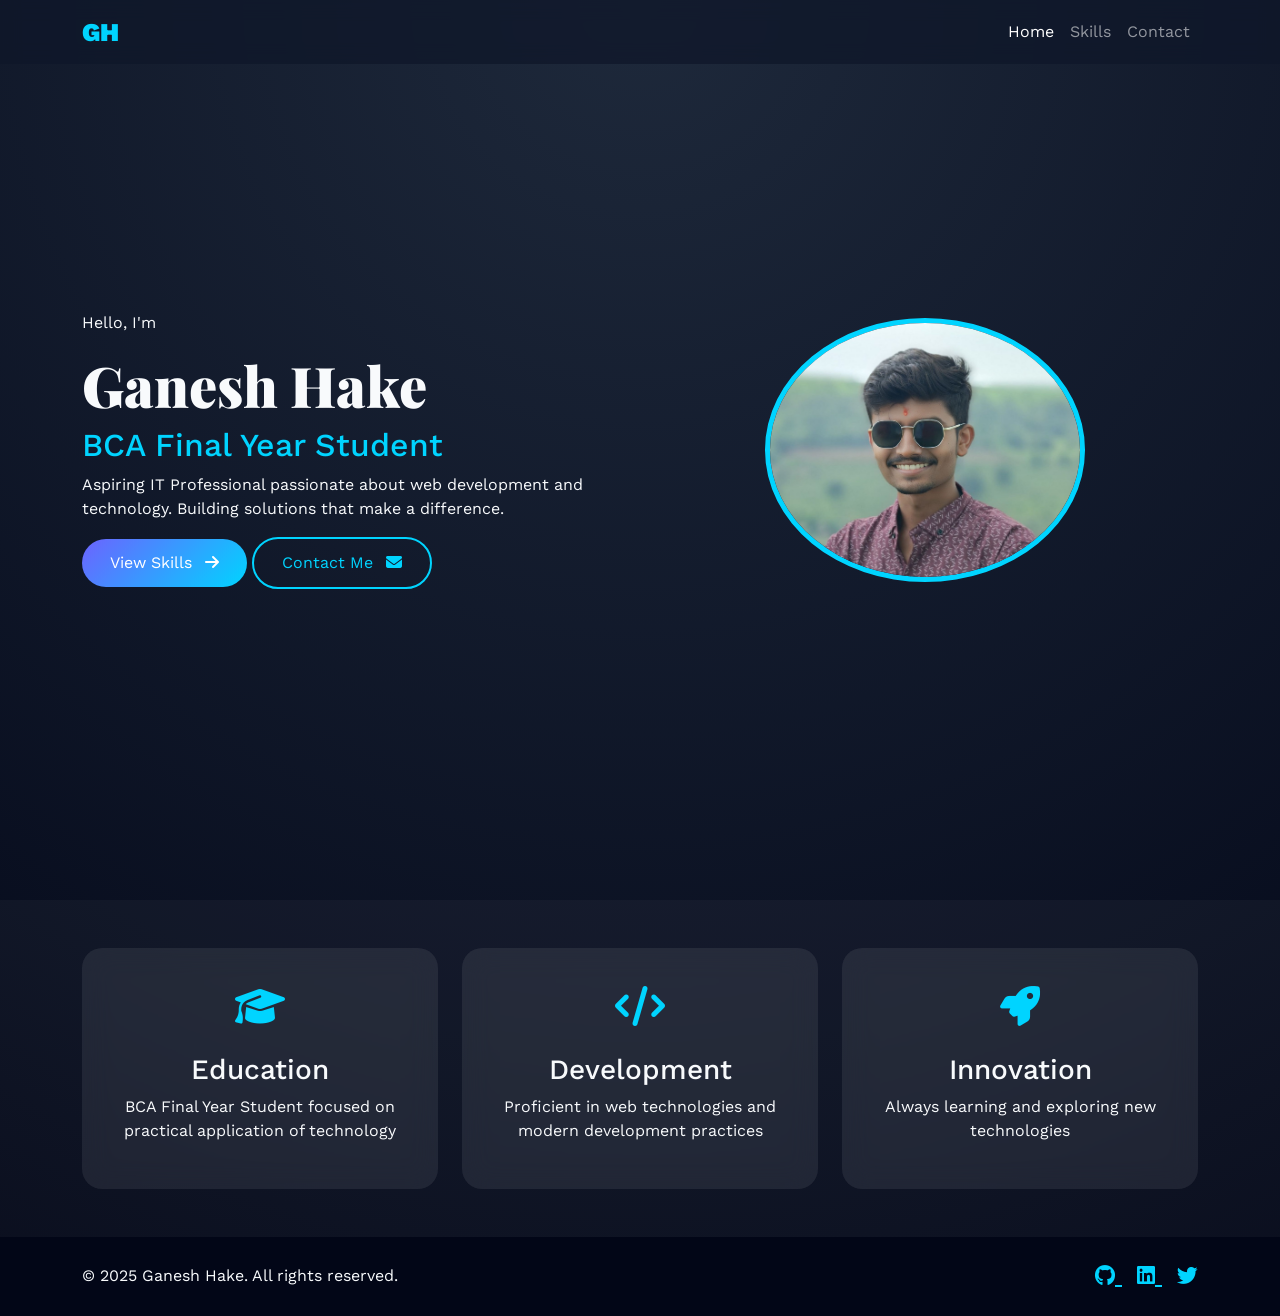
<file: index.html>
<!DOCTYPE html>
<html lang="en">
<head>
    <meta charset="UTF-8">
    <meta name="viewport" content="width=device-width, initial-scale=1.0">
    <title>Ganesh Hake - Portfolio</title>
    
    <!-- Bootstrap 5 CSS -->
    <link href="https://cdn.jsdelivr.net/npm/bootstrap@5.3.0/dist/css/bootstrap.min.css" rel="stylesheet">
    
    <!-- Font Awesome for Icons -->
    <link rel="stylesheet" href="https://cdnjs.cloudflare.com/ajax/libs/font-awesome/6.4.0/css/all.min.css">
    
    <!-- Google Fonts -->
    <link href="https://fonts.googleapis.com/css2?family=Playfair+Display:wght@700;900&family=Work+Sans:wght@300;400;500;600&display=swap" rel="stylesheet">
    
    <!-- Custom CSS -->
    <link rel="stylesheet" href="css/style.css">
</head>
<body>
    <!-- Navigation Bar -->
    <nav class="navbar navbar-expand-lg navbar-dark fixed-top">
        <div class="container">
            <a class="navbar-brand" href="index.html">
                <span class="brand-text">GH</span>
            </a>
            <button class="navbar-toggler" type="button" data-bs-toggle="collapse" data-bs-target="#navbarNav">
                <span class="navbar-toggler-icon"></span>
            </button>
            <div class="collapse navbar-collapse" id="navbarNav">
                <ul class="navbar-nav ms-auto">
                    <li class="nav-item">
                        <a class="nav-link active" href="index.html">Home</a>
                    </li>
                    <li class="nav-item">
                        <a class="nav-link" href="about.html">Skills</a>
                    </li>
                    <li class="nav-item">
                        <a class="nav-link" href="contact.html">Contact</a>
                    </li>
                </ul>
            </div>
        </div>
    </nav>

    <!-- Hero Section -->
    <section class="hero-section" id="home">
        <div class="hero-background"></div>
        <div class="container">
            <div class="row align-items-center min-vh-100">
                <div class="col-lg-6 hero-content">
                    <div class="hero-text">
                        <p class="hero-greeting fade-in-up">Hello, I'm</p>
                        <h1 class="hero-name fade-in-up delay-1">Ganesh Hake</h1>
                        <h2 class="hero-title fade-in-up delay-2">BCA Final Year Student</h2>
                        <p class="hero-description fade-in-up delay-3">
                            Aspiring IT Professional passionate about web development and technology. 
                            Building solutions that make a difference.
                        </p>
                        <div class="hero-buttons fade-in-up delay-4">
                            <a href="about.html" class="btn btn-primary btn-custom">
                                View Skills
                                <i class="fas fa-arrow-right ms-2"></i>
                            </a>
                            <a href="contact.html" class="btn btn-outline btn-custom-outline">
                                Contact Me
                                <i class="fas fa-envelope ms-2"></i>
                            </a>
                        </div>
                    </div>
                </div>
                <div class="col-lg-6 hero-image-container">
                    <div class="profile-image-wrapper fade-in-up delay-2">
                        <!-- Placeholder profile image -->
                        <div class="profile-image">
                            <img src="assets/images/me.jpg" alt="Ganesh Hake Profile">
                        </div>
                        <div class="profile-decoration decoration-1"></div>
                        <div class="profile-decoration decoration-2"></div>
                        <div class="profile-decoration decoration-3"></div>
                    </div>
                </div>
            </div>
        </div>
        
        <!-- Scroll indicator -->
        <div class="scroll-indicator">
            <div class="scroll-arrow"></div>
        </div>
    </section>

    <!-- Quick Highlights Section -->
    <section class="highlights-section py-5">
        <div class="container">
            <div class="row g-4">
                <div class="col-md-4">
                    <div class="highlight-card" data-animate="fadeInUp">
                        <div class="highlight-icon">
                            <i class="fas fa-graduation-cap"></i>
                        </div>
                        <h3>Education</h3>
                        <p>BCA Final Year Student focused on practical application of technology</p>
                    </div>
                </div>
                <div class="col-md-4">
                    <div class="highlight-card" data-animate="fadeInUp" data-delay="100">
                        <div class="highlight-icon">
                            <i class="fas fa-code"></i>
                        </div>
                        <h3>Development</h3>
                        <p>Proficient in web technologies and modern development practices</p>
                    </div>
                </div>
                <div class="col-md-4">
                    <div class="highlight-card" data-animate="fadeInUp" data-delay="200">
                        <div class="highlight-icon">
                            <i class="fas fa-rocket"></i>
                        </div>
                        <h3>Innovation</h3>
                        <p>Always learning and exploring new technologies</p>
                    </div>
                </div>
            </div>
        </div>
    </section>

    <!-- Footer -->
    <footer class="footer py-4">
        <div class="container">
            <div class="row align-items-center">
                <div class="col-md-6 text-center text-md-start">
                    <p class="mb-0">&copy; 2025 Ganesh Hake. All rights reserved.</p>
                </div>
                <div class="col-md-6 text-center text-md-end">
                    <div class="social-links">
                        <a href="#" class="social-link" aria-label="GitHub">
                            <i class="fab fa-github"></i>
                        </a>
                        <a href="#" class="social-link" aria-label="LinkedIn">
                            <i class="fab fa-linkedin"></i>
                        </a>
                        <a href="#" class="social-link" aria-label="Twitter">
                            <i class="fab fa-twitter"></i>
                        </a>
                    </div>
                </div>
            </div>
        </div>
    </footer>

    <!-- Bootstrap JS Bundle -->
    <script src="https://cdn.jsdelivr.net/npm/bootstrap@5.3.0/dist/js/bootstrap.bundle.min.js"></script>
    
    <!-- Custom JavaScript -->
    <script src="js/script.js"></script>
</body>

</html>
</file>
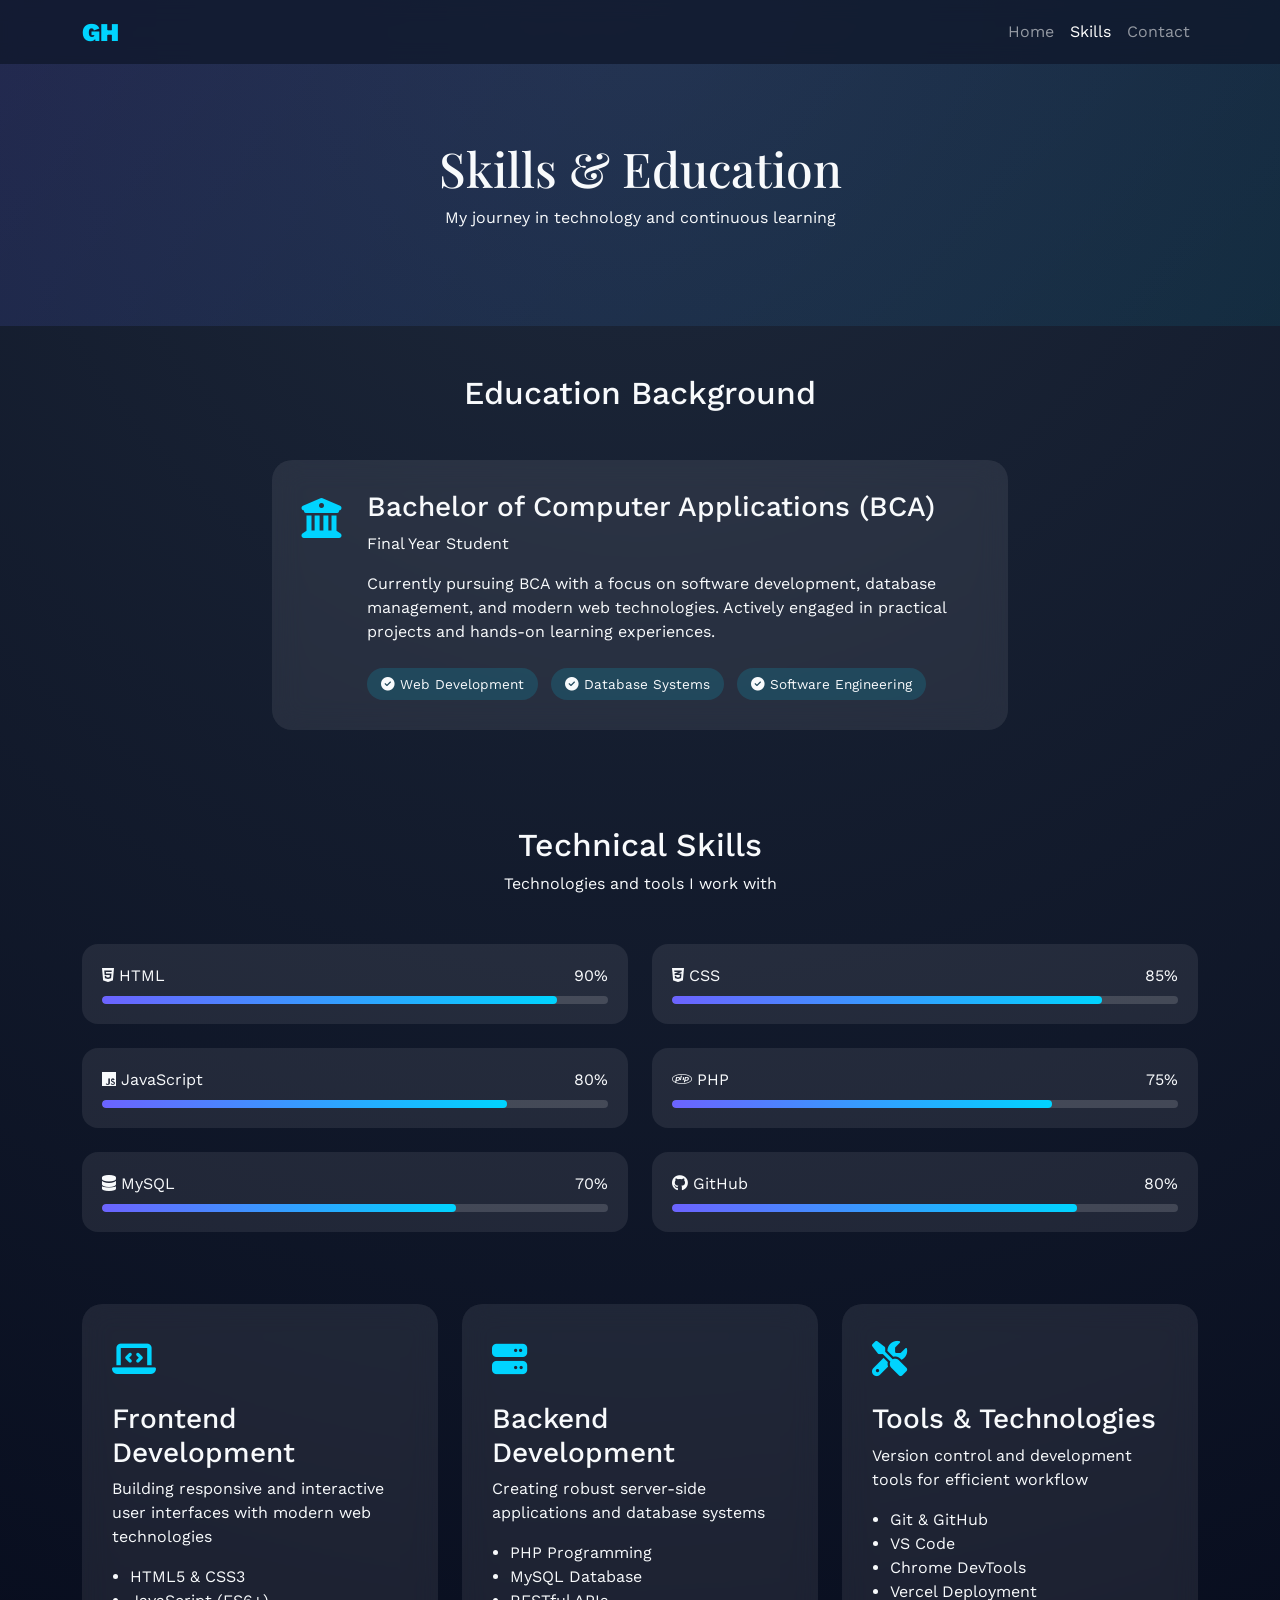
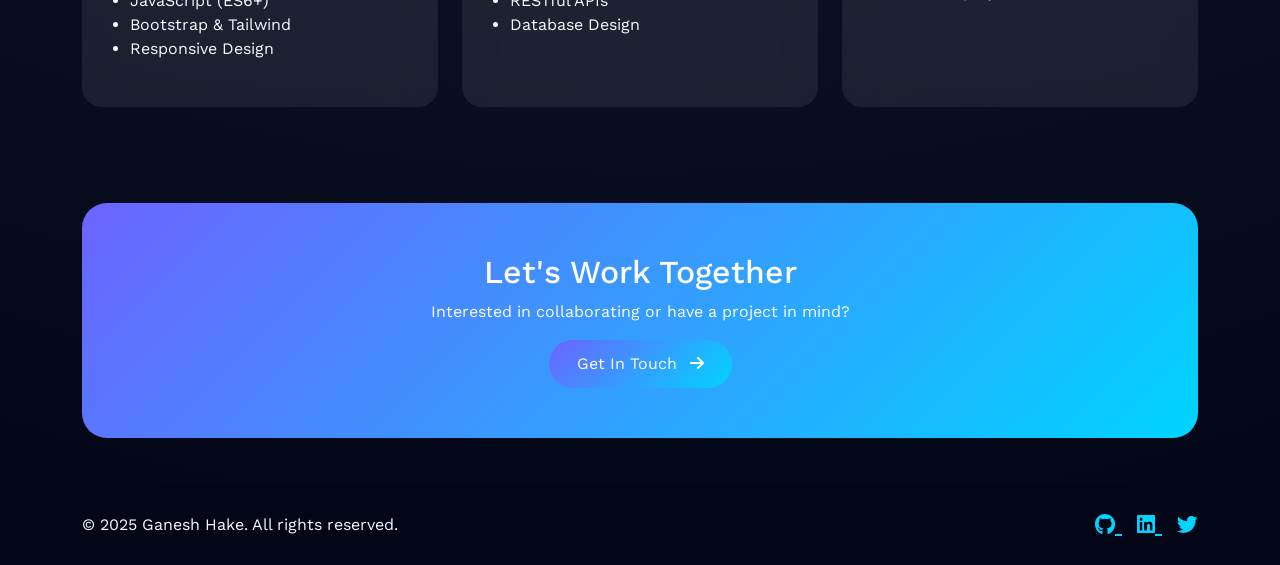
<file: about.html>
<!DOCTYPE html>
<html lang="en">
<head>
    <meta charset="UTF-8">
    <meta name="viewport" content="width=device-width, initial-scale=1.0">
    <title>Skills & Education - Ganesh Hake</title>
    
    <!-- Bootstrap 5 CSS -->
    <link href="https://cdn.jsdelivr.net/npm/bootstrap@5.3.0/dist/css/bootstrap.min.css" rel="stylesheet">
    
    <!-- Font Awesome for Icons -->
    <link rel="stylesheet" href="https://cdnjs.cloudflare.com/ajax/libs/font-awesome/6.4.0/css/all.min.css">
    
    <!-- Google Fonts -->
    <link href="https://fonts.googleapis.com/css2?family=Playfair+Display:wght@700;900&family=Work+Sans:wght@300;400;500;600&display=swap" rel="stylesheet">
    
    <!-- Custom CSS -->
    <link rel="stylesheet" href="css/style.css">
</head>
<body>
    <!-- Navigation Bar -->
    <nav class="navbar navbar-expand-lg navbar-dark fixed-top">
        <div class="container">
            <a class="navbar-brand" href="index.html">
                <span class="brand-text">GH</span>
            </a>
            <button class="navbar-toggler" type="button" data-bs-toggle="collapse" data-bs-target="#navbarNav">
                <span class="navbar-toggler-icon"></span>
            </button>
            <div class="collapse navbar-collapse" id="navbarNav">
                <ul class="navbar-nav ms-auto">
                    <li class="nav-item">
                        <a class="nav-link" href="index.html">Home</a>
                    </li>
                    <li class="nav-item">
                        <a class="nav-link active" href="about.html">Skills</a>
                    </li>
                    <li class="nav-item">
                        <a class="nav-link" href="contact.html">Contact</a>
                    </li>
                </ul>
            </div>
        </div>
    </nav>

    <!-- Page Header -->
    <section class="page-header">
        <div class="container">
            <div class="row">
                <div class="col-lg-8 mx-auto text-center">
                    <h1 class="page-title fade-in-up">Skills & Education</h1>
                    <p class="page-subtitle fade-in-up delay-1">My journey in technology and continuous learning</p>
                </div>
            </div>
        </div>
    </section>

    <!-- Education Section -->
    <section class="education-section py-5">
        <div class="container">
            <div class="section-header text-center mb-5">
                <h2 class="section-title" data-animate="fadeInUp">Education Background</h2>
                <div class="title-underline" data-animate="scaleIn"></div>
            </div>
            
            <div class="row justify-content-center">
                <div class="col-lg-8">
                    <div class="education-card" data-animate="fadeInUp">
                        <div class="education-icon">
                            <i class="fas fa-university"></i>
                        </div>
                        <div class="education-content">
                            <h3 class="education-degree">Bachelor of Computer Applications (BCA)</h3>
                            <p class="education-status">Final Year Student</p>
                            <p class="education-description">
                                Currently pursuing BCA with a focus on software development, database management, 
                                and modern web technologies. Actively engaged in practical projects and 
                                hands-on learning experiences.
                            </p>
                            <div class="education-highlights">
                                <span class="highlight-badge">
                                    <i class="fas fa-check-circle"></i> Web Development
                                </span>
                                <span class="highlight-badge">
                                    <i class="fas fa-check-circle"></i> Database Systems
                                </span>
                                <span class="highlight-badge">
                                    <i class="fas fa-check-circle"></i> Software Engineering
                                </span>
                            </div>
                        </div>
                    </div>
                </div>
            </div>
        </div>
    </section>

    <!-- Skills Section -->
    <section class="skills-section py-5">
        <div class="container">
            <div class="section-header text-center mb-5">
                <h2 class="section-title" data-animate="fadeInUp">Technical Skills</h2>
                <div class="title-underline" data-animate="scaleIn"></div>
                <p class="section-description" data-animate="fadeInUp">
                    Technologies and tools I work with
                </p>
            </div>

            <!-- Skills Grid with Progress Bars -->
            <div class="row g-4 mb-5">
                <div class="col-lg-6">
                    <div class="skill-item" data-animate="fadeInLeft">
                        <div class="skill-header">
                            <span class="skill-name">
                                <i class="fab fa-html5"></i> HTML
                            </span>
                            <span class="skill-percentage">90%</span>
                        </div>
                        <div class="skill-bar">
                            <div class="skill-progress" data-progress="90"></div>
                        </div>
                    </div>
                </div>

                <div class="col-lg-6">
                    <div class="skill-item" data-animate="fadeInRight">
                        <div class="skill-header">
                            <span class="skill-name">
                                <i class="fab fa-css3-alt"></i> CSS
                            </span>
                            <span class="skill-percentage">85%</span>
                        </div>
                        <div class="skill-bar">
                            <div class="skill-progress" data-progress="85"></div>
                        </div>
                    </div>
                </div>

                <div class="col-lg-6">
                    <div class="skill-item" data-animate="fadeInLeft" data-delay="100">
                        <div class="skill-header">
                            <span class="skill-name">
                                <i class="fab fa-js"></i> JavaScript
                            </span>
                            <span class="skill-percentage">80%</span>
                        </div>
                        <div class="skill-bar">
                            <div class="skill-progress" data-progress="80"></div>
                        </div>
                    </div>
                </div>

                <div class="col-lg-6">
                    <div class="skill-item" data-animate="fadeInRight" data-delay="100">
                        <div class="skill-header">
                            <span class="skill-name">
                                <i class="fab fa-php"></i> PHP
                            </span>
                            <span class="skill-percentage">75%</span>
                        </div>
                        <div class="skill-bar">
                            <div class="skill-progress" data-progress="75"></div>
                        </div>
                    </div>
                </div>

                <div class="col-lg-6">
                    <div class="skill-item" data-animate="fadeInLeft" data-delay="200">
                        <div class="skill-header">
                            <span class="skill-name">
                                <i class="fas fa-database"></i> MySQL
                            </span>
                            <span class="skill-percentage">70%</span>
                        </div>
                        <div class="skill-bar">
                            <div class="skill-progress" data-progress="70"></div>
                        </div>
                    </div>
                </div>

                <div class="col-lg-6">
                    <div class="skill-item" data-animate="fadeInRight" data-delay="200">
                        <div class="skill-header">
                            <span class="skill-name">
                                <i class="fab fa-github"></i> GitHub
                            </span>
                            <span class="skill-percentage">80%</span>
                        </div>
                        <div class="skill-bar">
                            <div class="skill-progress" data-progress="80"></div>
                        </div>
                    </div>
                </div>
            </div>

            <!-- Skill Categories Cards -->
            <div class="row g-4 mt-4">
                <div class="col-md-4">
                    <div class="skill-category-card" data-animate="fadeInUp">
                        <div class="category-icon">
                            <i class="fas fa-laptop-code"></i>
                        </div>
                        <h3>Frontend Development</h3>
                        <p>Building responsive and interactive user interfaces with modern web technologies</p>
                        <ul class="category-skills">
                            <li>HTML5 & CSS3</li>
                            <li>JavaScript (ES6+)</li>
                            <li>Bootstrap & Tailwind</li>
                            <li>Responsive Design</li>
                        </ul>
                    </div>
                </div>

                <div class="col-md-4">
                    <div class="skill-category-card" data-animate="fadeInUp" data-delay="100">
                        <div class="category-icon">
                            <i class="fas fa-server"></i>
                        </div>
                        <h3>Backend Development</h3>
                        <p>Creating robust server-side applications and database systems</p>
                        <ul class="category-skills">
                            <li>PHP Programming</li>
                            <li>MySQL Database</li>
                            <li>RESTful APIs</li>
                            <li>Database Design</li>
                        </ul>
                    </div>
                </div>

                <div class="col-md-4">
                    <div class="skill-category-card" data-animate="fadeInUp" data-delay="200">
                        <div class="category-icon">
                            <i class="fas fa-tools"></i>
                        </div>
                        <h3>Tools & Technologies</h3>
                        <p>Version control and development tools for efficient workflow</p>
                        <ul class="category-skills">
                            <li>Git & GitHub</li>
                            <li>VS Code</li>
                            <li>Chrome DevTools</li>
                            <li>Vercel Deployment</li>
                        </ul>
                    </div>
                </div>
            </div>
        </div>
    </section>

    <!-- CTA Section -->
    <section class="cta-section py-5">
        <div class="container">
            <div class="cta-card" data-animate="zoomIn">
                <h2>Let's Work Together</h2>
                <p>Interested in collaborating or have a project in mind?</p>
                <a href="contact.html" class="btn btn-primary btn-custom">
                    Get In Touch
                    <i class="fas fa-arrow-right ms-2"></i>
                </a>
            </div>
        </div>
    </section>

    <!-- Footer -->
    <footer class="footer py-4">
        <div class="container">
            <div class="row align-items-center">
                <div class="col-md-6 text-center text-md-start">
                    <p class="mb-0">&copy; 2025 Ganesh Hake. All rights reserved.</p>
                </div>
                <div class="col-md-6 text-center text-md-end">
                    <div class="social-links">
                        <a href="#" class="social-link" aria-label="GitHub">
                            <i class="fab fa-github"></i>
                        </a>
                        <a href="#" class="social-link" aria-label="LinkedIn">
                            <i class="fab fa-linkedin"></i>
                        </a>
                        <a href="#" class="social-link" aria-label="Twitter">
                            <i class="fab fa-twitter"></i>
                        </a>
                    </div>
                </div>
            </div>
        </div>
    </footer>

    <!-- Bootstrap JS Bundle -->
    <script src="https://cdn.jsdelivr.net/npm/bootstrap@5.3.0/dist/js/bootstrap.bundle.min.js"></script>
    
    <!-- Custom JavaScript -->
    <script src="js/script.js"></script>
</body>

</html>
</file>
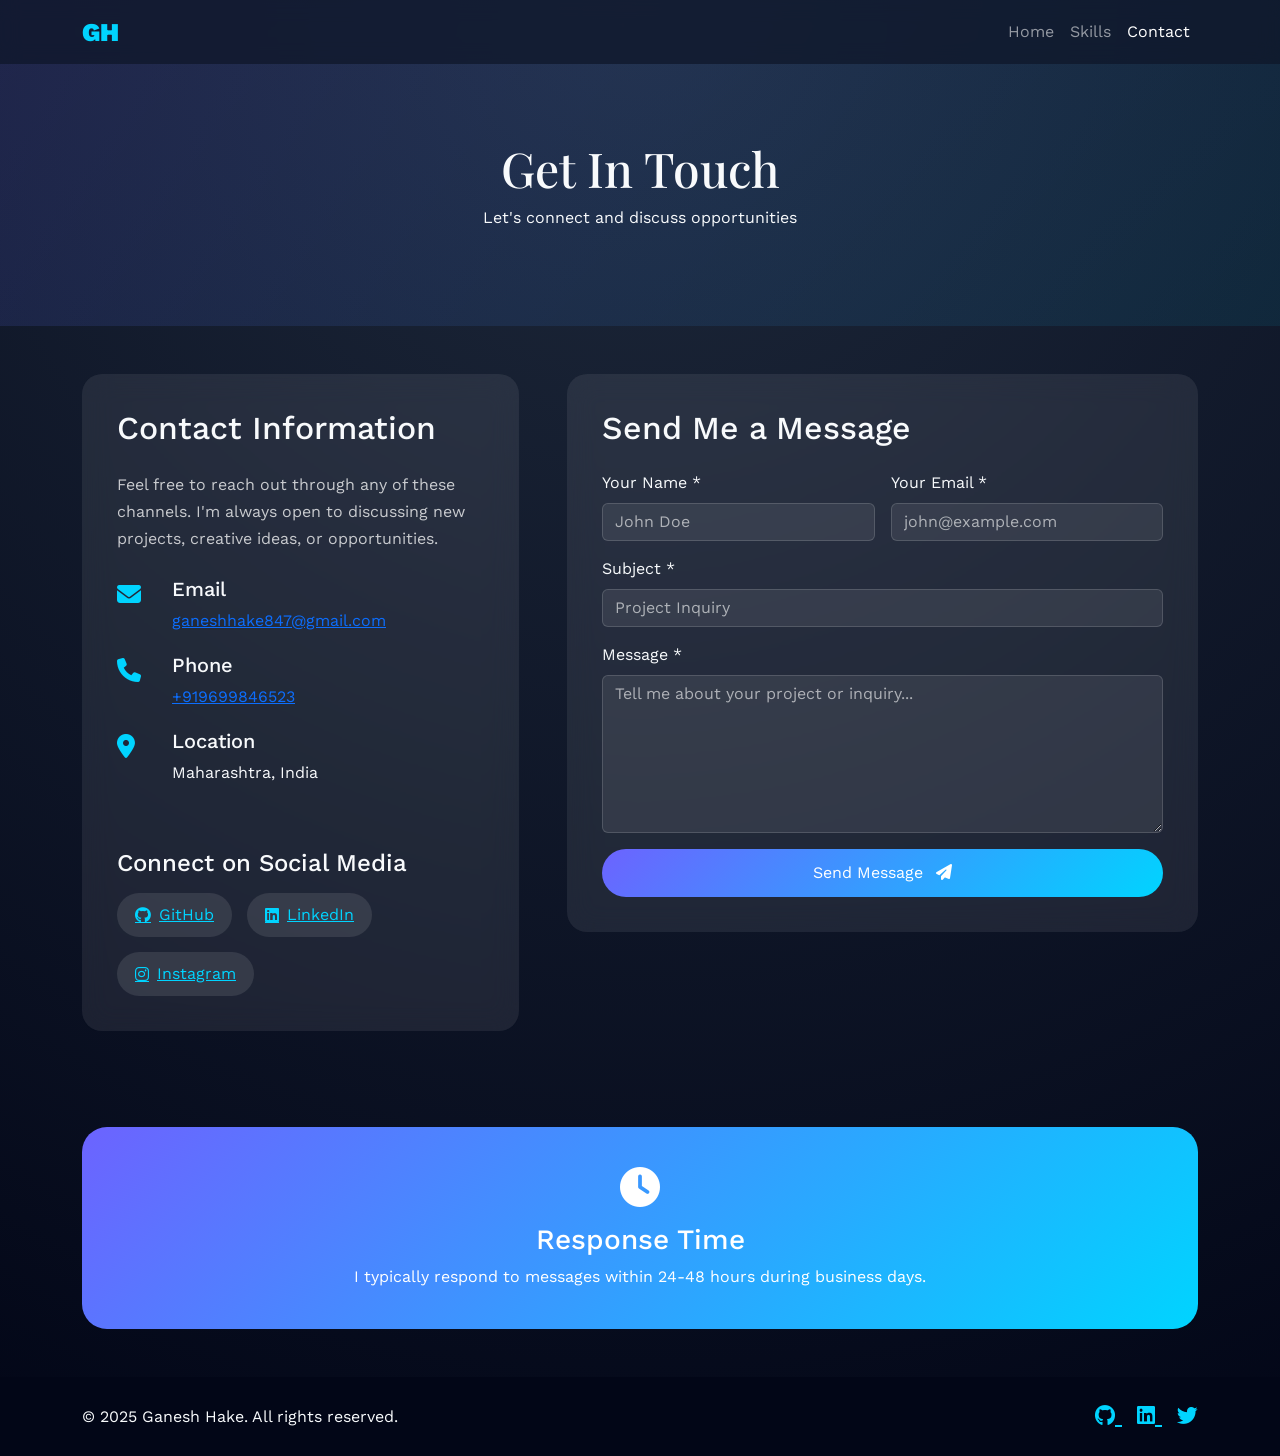
<file: contact.html>
<!DOCTYPE html>
<html lang="en">
<head>
    <meta charset="UTF-8">
    <meta name="viewport" content="width=device-width, initial-scale=1.0">
    <title>Contact - Ganesh Hake</title>
    
    <!-- Bootstrap 5 CSS -->
    <link href="https://cdn.jsdelivr.net/npm/bootstrap@5.3.0/dist/css/bootstrap.min.css" rel="stylesheet">
    
    <!-- Font Awesome for Icons -->
    <link rel="stylesheet" href="https://cdnjs.cloudflare.com/ajax/libs/font-awesome/6.4.0/css/all.min.css">
    
    <!-- Google Fonts -->
    <link href="https://fonts.googleapis.com/css2?family=Playfair+Display:wght@700;900&family=Work+Sans:wght@300;400;500;600&display=swap" rel="stylesheet">
    
    <!-- Custom CSS -->
    <link rel="stylesheet" href="css/style.css">
</head>
<body>
    <!-- Navigation Bar -->
    <nav class="navbar navbar-expand-lg navbar-dark fixed-top">
        <div class="container">
            <a class="navbar-brand" href="index.html">
                <span class="brand-text">GH</span>
            </a>
            <button class="navbar-toggler" type="button" data-bs-toggle="collapse" data-bs-target="#navbarNav">
                <span class="navbar-toggler-icon"></span>
            </button>
            <div class="collapse navbar-collapse" id="navbarNav">
                <ul class="navbar-nav ms-auto">
                    <li class="nav-item">
                        <a class="nav-link" href="index.html">Home</a>
                    </li>
                    <li class="nav-item">
                        <a class="nav-link" href="about.html">Skills</a>
                    </li>
                    <li class="nav-item">
                        <a class="nav-link active" href="contact.html">Contact</a>
                    </li>
                </ul>
            </div>
        </div>
    </nav>

    <!-- Page Header -->
    <section class="page-header">
        <div class="container">
            <div class="row">
                <div class="col-lg-8 mx-auto text-center">
                    <h1 class="page-title fade-in-up">Get In Touch</h1>
                    <p class="page-subtitle fade-in-up delay-1">Let's connect and discuss opportunities</p>
                </div>
            </div>
        </div>
    </section>

    <!-- Contact Section -->
    <section class="contact-section py-5">
        <div class="container">
            <div class="row g-5">
                <!-- Contact Information -->
                <div class="col-lg-5">
                    <div class="contact-info-wrapper">
                        <h2 class="mb-4" data-animate="fadeInUp">Contact Information</h2>
                        <p class="contact-description mb-4" data-animate="fadeInUp" data-delay="100">
                            Feel free to reach out through any of these channels. I'm always open to 
                            discussing new projects, creative ideas, or opportunities.
                        </p>

                        <div class="contact-info-list">
                            <!-- Email -->
                            <div class="contact-info-item" data-animate="fadeInLeft">
                                <div class="contact-icon">
                                    <i class="fas fa-envelope"></i>
                                </div>
                                <div class="contact-details">
                                    <h5>Email</h5>
                                    <a href="mailto:ganesh.hake@example.com">ganeshhake847@gmail.com</a>
                                </div>
                            </div>

                            <!-- Phone -->
                            <div class="contact-info-item" data-animate="fadeInLeft" data-delay="100">
                                <div class="contact-icon">
                                    <i class="fas fa-phone"></i>
                                </div>
                                <div class="contact-details">
                                    <h5>Phone</h5>
                                    <a href="tel:+919876543210">+919699846523</a>
                                </div>
                            </div>

                            <!-- Location -->
                            <div class="contact-info-item" data-animate="fadeInLeft" data-delay="200">
                                <div class="contact-icon">
                                    <i class="fas fa-map-marker-alt"></i>
                                </div>
                                <div class="contact-details">
                                    <h5>Location</h5>
                                    <p>Maharashtra, India</p>
                                </div>
                            </div>
                        </div>

                        <!-- Social Media Links -->
                        <div class="social-media-section mt-5" data-animate="fadeInUp" data-delay="300">
                            <h4 class="mb-3">Connect on Social Media</h4>
                            <div class="social-links-large">
                                <a href="https://share.google/2snFvP2Z6d363fc1L" class="social-link-large" target="_blank" rel="noopener" aria-label="GitHub">
                                    <i class="fab fa-github"></i>
                                    <span>GitHub</span>
                                </a>
                                <a href="https://www.linkedin.com/in/ganesh-hake-29402b27a/" class="social-link-large" target="_blank" rel="noopener" aria-label="LinkedIn">
                                    <i class="fab fa-linkedin"></i>
                                    <span>LinkedIn</span>
                                </a>
                                <!--
                                <a href="https://twitter.com/ganeshhake" class="social-link-large" target="_blank" rel="noopener" aria-label="Twitter">
                                    <i class="fab fa-twitter"></i>
                                    <span>Twitter</span>
                                </a>
                               -->
                                <a href="https://www.instagram.com/ganeshhake0101/" class="social-link-large" target="_blank" rel="noopener" aria-label="Instagram">
                                    <i class="fab fa-instagram"></i>
                                    <span>Instagram</span>
                                </a>
                            </div>
                        </div>
                    </div>
                </div>

                <!-- Contact Form -->
                <div class="col-lg-7">
                    <div class="contact-form-wrapper" data-animate="fadeInRight">
                        <h2 class="mb-4">Send Me a Message</h2>
                        
                        <!-- Success/Error Message Display -->
                        <div id="formMessage" class="alert d-none" role="alert"></div>

                        <form id="contactForm" novalidate>
                            <div class="row g-3">
                                <!-- Name Field -->
                                <div class="col-md-6">
                                    <div class="form-group">
                                        <label for="name" class="form-label">Your Name *</label>
                                        <input 
                                            type="text" 
                                            class="form-control" 
                                            id="name" 
                                            name="name" 
                                            placeholder="John Doe"
                                            required
                                        >
                                        <div class="invalid-feedback">
                                            Please enter your name.
                                        </div>
                                    </div>
                                </div>

                                <!-- Email Field -->
                                <div class="col-md-6">
                                    <div class="form-group">
                                        <label for="email" class="form-label">Your Email *</label>
                                        <input 
                                            type="email" 
                                            class="form-control" 
                                            id="email" 
                                            name="email" 
                                            placeholder="john@example.com"
                                            required
                                        >
                                        <div class="invalid-feedback">
                                            Please enter a valid email address.
                                        </div>
                                    </div>
                                </div>

                                <!-- Subject Field -->
                                <div class="col-12">
                                    <div class="form-group">
                                        <label for="subject" class="form-label">Subject *</label>
                                        <input 
                                            type="text" 
                                            class="form-control" 
                                            id="subject" 
                                            name="subject" 
                                            placeholder="Project Inquiry"
                                            required
                                        >
                                        <div class="invalid-feedback">
                                            Please enter a subject.
                                        </div>
                                    </div>
                                </div>

                                <!-- Message Field -->
                                <div class="col-12">
                                    <div class="form-group">
                                        <label for="message" class="form-label">Message *</label>
                                        <textarea 
                                            class="form-control" 
                                            id="message" 
                                            name="message" 
                                            rows="6" 
                                            placeholder="Tell me about your project or inquiry..."
                                            required
                                        ></textarea>
                                        <div class="invalid-feedback">
                                            Please enter your message.
                                        </div>
                                    </div>
                                </div>

                                <!-- Submit Button -->
                                <div class="col-12">
                                    <button type="submit" class="btn btn-primary btn-custom w-100" id="submitBtn">
                                        <span class="btn-text">Send Message</span>
                                        <span class="btn-loading d-none">
                                            <span class="spinner-border spinner-border-sm me-2" role="status" aria-hidden="true"></span>
                                            Sending...
                                        </span>
                                        <i class="fas fa-paper-plane ms-2"></i>
                                    </button>
                                </div>
                            </div>
                        </form>
                    </div>
                </div>
            </div>
        </div>
    </section>

    <!-- Map or Additional Info Section (Optional) -->
    <section class="additional-info py-5">
        <div class="container">
            <div class="row">
                <div class="col-12">
                    <div class="info-card text-center" data-animate="zoomIn">
                        <i class="fas fa-clock mb-3"></i>
                        <h3>Response Time</h3>
                        <p class="mb-0">I typically respond to messages within 24-48 hours during business days.</p>
                    </div>
                </div>
            </div>
        </div>
    </section>

    <!-- Footer -->
    <footer class="footer py-4">
        <div class="container">
            <div class="row align-items-center">
                <div class="col-md-6 text-center text-md-start">
                    <p class="mb-0">&copy; 2025 Ganesh Hake. All rights reserved.</p>
                </div>
                <div class="col-md-6 text-center text-md-end">
                    <div class="social-links">
                        <a href="#" class="social-link" aria-label="GitHub">
                            <i class="fab fa-github"></i>
                        </a>
                        <a href="#" class="social-link" aria-label="LinkedIn">
                            <i class="fab fa-linkedin"></i>
                        </a>
                        <a href="#" class="social-link" aria-label="Twitter">
                            <i class="fab fa-twitter"></i>
                        </a>
                    </div>
                </div>
            </div>
        </div>
    </footer>

    <!-- Bootstrap JS Bundle -->
    <script src="https://cdn.jsdelivr.net/npm/bootstrap@5.3.0/dist/js/bootstrap.bundle.min.js"></script>
    
    <!-- Custom JavaScript -->
    <script src="js/script.js"></script>
</body>
</html>
</file>
<file: css/style.css>
/* =====================
   Global Styles
===================== */
:root {
  --primary: #6c63ff;
  --secondary: #00d4ff;
  --dark: #0f172a;
  --light: #f8fafc;
  --glass: rgba(255, 255, 255, 0.08);
}

* {
  margin: 0;
  padding: 0;
  box-sizing: border-box;
}

body {
  font-family: 'Work Sans', sans-serif;
  background: radial-gradient(circle at top, #1e293b, #020617);
  color: var(--light);
  overflow-x: hidden;
}

/* =====================
   Navbar
===================== */
.navbar {
  background: rgba(15, 23, 42, 0.75);
  backdrop-filter: blur(10px);
}

.brand-text {
  font-size: 1.6rem;
  font-weight: 900;
  color: var(--secondary);
}

/* =====================
   Hero Section
===================== */
.hero-section {
  position: relative;
}

.hero-name {
  font-family: 'Playfair Display', serif;
  font-size: 3.5rem;
  font-weight: 900;
}

.hero-title {
  color: var(--secondary);
}

.hero-description {
  max-width: 520px;
  opacity: 0.9;
}

/* Buttons */
.btn-custom {
  background: linear-gradient(135deg, var(--primary), var(--secondary));
  border: none;
  color: #fff;
  padding: 12px 28px;
  border-radius: 30px;
}

.btn-custom:hover {
  transform: translateY(-3px);
}

.btn-custom-outline {
  border: 2px solid var(--secondary);
  color: var(--secondary);
  padding: 12px 28px;
  border-radius: 30px;
}

.btn-custom-outline:hover {
  background: var(--secondary);
  color: #000;
}

/* =====================
   Profile Image
===================== */
.profile-image-wrapper {
  position: relative;
  width: 320px;
  margin: auto;
}

.profile-image img {
  width: 100%;
  border-radius: 50%;
  border: 5px solid var(--secondary);
}

/* =====================
   Highlights Section
===================== */
.highlights-section {
  background: rgba(255, 255, 255, 0.03);
}

.highlight-card {
  background: var(--glass);
  backdrop-filter: blur(14px);
  border-radius: 20px;
  padding: 30px;
  text-align: center;
  transition: all 0.4s ease;
}

.highlight-card:hover {
  transform: translateY(-12px);
  box-shadow: 0 20px 40px rgba(0, 212, 255, 0.15);
}

.highlight-icon {
  font-size: 2.5rem;
  color: var(--secondary);
  margin-bottom: 15px;
}

/* =====================
   Footer
===================== */
.footer {
  background: #020617;
}

.social-link {
  color: var(--secondary);
  font-size: 1.3rem;
  margin-left: 15px;
}

.social-link:hover {
  color: #fff;
}

/* =====================
   Animations
===================== */
.fade-in-up {
  opacity: 0;
  transform: translateY(30px);
  animation: fadeUp 1s forwards;
}

.delay-1 { animation-delay: 0.3s; }
.delay-2 { animation-delay: 0.6s; }
.delay-3 { animation-delay: 0.9s; }
.delay-4 { animation-delay: 1.2s; }

@keyframes fadeUp {
  to {
    opacity: 1;
    transform: translateY(0);
  }
}

/* =====================
   Page Header
===================== */
.page-header {
  padding: 140px 0 80px;
  background: linear-gradient(135deg, rgba(108,99,255,0.15), rgba(0,212,255,0.08));
}

.page-title {
  font-family: 'Playfair Display', serif;
  font-size: 3rem;
}

/* =====================
   Education Card
===================== */
.education-card {
  display: flex;
  gap: 25px;
  background: var(--glass);
  backdrop-filter: blur(14px);
  border-radius: 20px;
  padding: 30px;
}

.education-icon {
  font-size: 2.5rem;
  color: var(--secondary);
}

.highlight-badge {
  display: inline-block;
  margin: 8px 8px 0 0;
  padding: 6px 14px;
  background: rgba(0,212,255,0.15);
  border-radius: 20px;
  font-size: 0.85rem;
}

/* =====================
   Skills Progress
===================== */
.skill-item {
  background: var(--glass);
  padding: 20px;
  border-radius: 16px;
}

.skill-header {
  display: flex;
  justify-content: space-between;
  margin-bottom: 8px;
}

.skill-bar {
  height: 8px;
  background: rgba(255,255,255,0.15);
  border-radius: 10px;
  overflow: hidden;
}

.skill-progress {
  height: 100%;
  width: 0;
  background: linear-gradient(90deg, var(--primary), var(--secondary));
  border-radius: 10px;
  transition: width 1.5s ease;
}

/* =====================
   Skill Category Cards
===================== */
.skill-category-card {
  background: var(--glass);
  backdrop-filter: blur(14px);
  padding: 30px;
  border-radius: 20px;
  transition: 0.4s;
  height: 100%;
}

.skill-category-card:hover {
  transform: translateY(-12px);
  box-shadow: 0 25px 40px rgba(0,212,255,0.18);
}

.category-icon {
  font-size: 2.2rem;
  color: var(--secondary);
  margin-bottom: 15px;
}

.category-skills {
  padding-left: 18px;
}

/* =====================
   CTA Section
===================== */
.cta-card {
  background: linear-gradient(135deg, var(--primary), var(--secondary));
  padding: 50px;
  border-radius: 25px;
  text-align: center;
  color: #fff;
}

/* =====================
   Contact Section
===================== */
.contact-info-wrapper,
.contact-form-wrapper {
  background: var(--glass);
  backdrop-filter: blur(14px);
  padding: 35px;
  border-radius: 20px;
}

/* Contact Info */
.contact-info-item {
  display: flex;
  gap: 15px;
  margin-bottom: 20px;
}

.contact-icon {
  font-size: 1.5rem;
  color: var(--secondary);
  min-width: 40px;
}

/* Social Media Large */
.social-links-large {
  display: flex;
  flex-wrap: wrap;
  gap: 15px;
}

.social-link-large {
  display: flex;
  align-items: center;
  gap: 8px;
  padding: 10px 18px;
  border-radius: 30px;
  background: rgba(255,255,255,0.1);
  color: var(--secondary);
  transition: 0.3s;
}

.social-link-large:hover {
  background: var(--secondary);
  color: #000;
  transform: translateY(-5px);
}

/* =====================
   Form Styling
===================== */
.form-control {
  background: rgba(255,255,255,0.08);
  border: 1px solid rgba(255,255,255,0.15);
  color: #fff;
}

.form-control::placeholder {
  color: rgba(255,255,255,0.6);
}

.form-control:focus {
  background: rgba(255,255,255,0.12);
  border-color: var(--secondary);
  box-shadow: 0 0 0 0.15rem rgba(0,212,255,0.25);
  color: #fff;
}

/* =====================
   Additional Info
===================== */
.info-card {
  background: linear-gradient(135deg, var(--primary), var(--secondary));
  padding: 40px;
  border-radius: 25px;
  color: #fff;
}

.info-card i {
  font-size: 2.5rem;
}
.contact-description {
    color: rgba(255, 255, 255, 0.75);
    line-height: 1.7;
}
</file>
